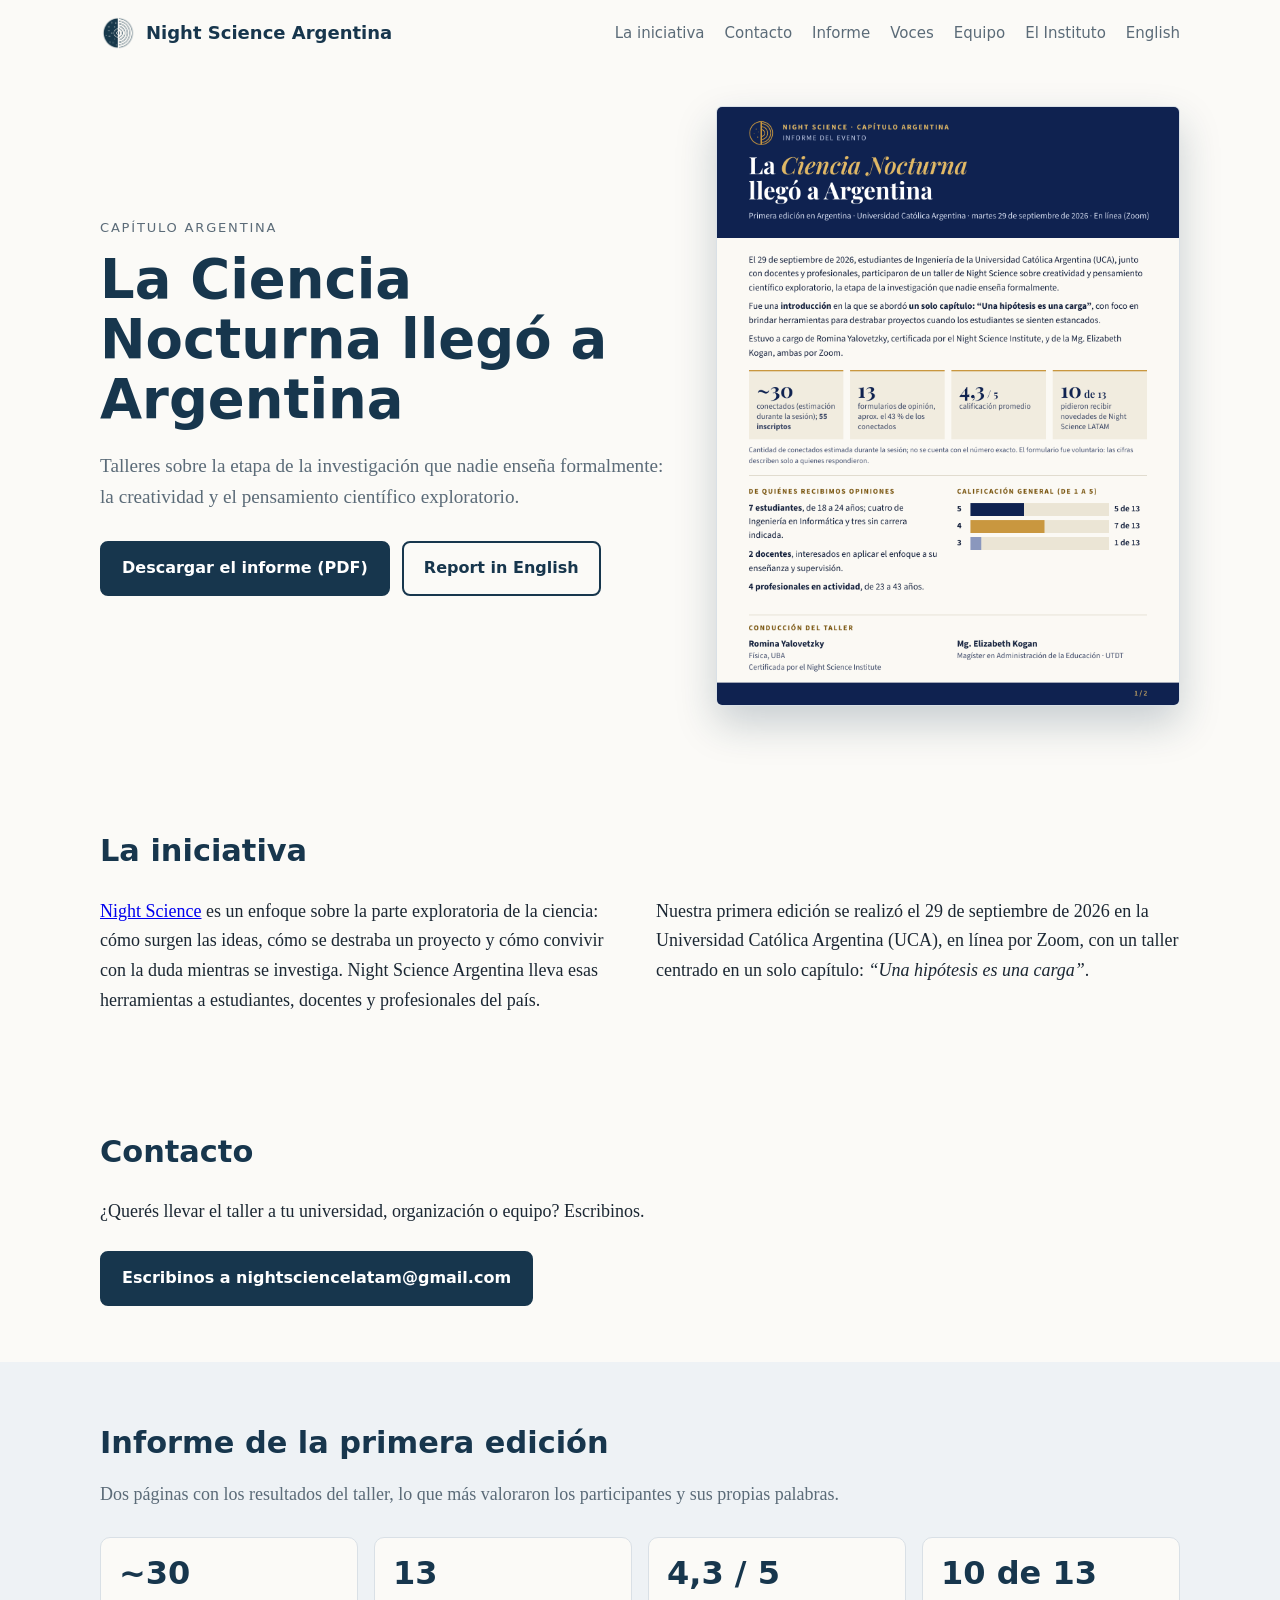
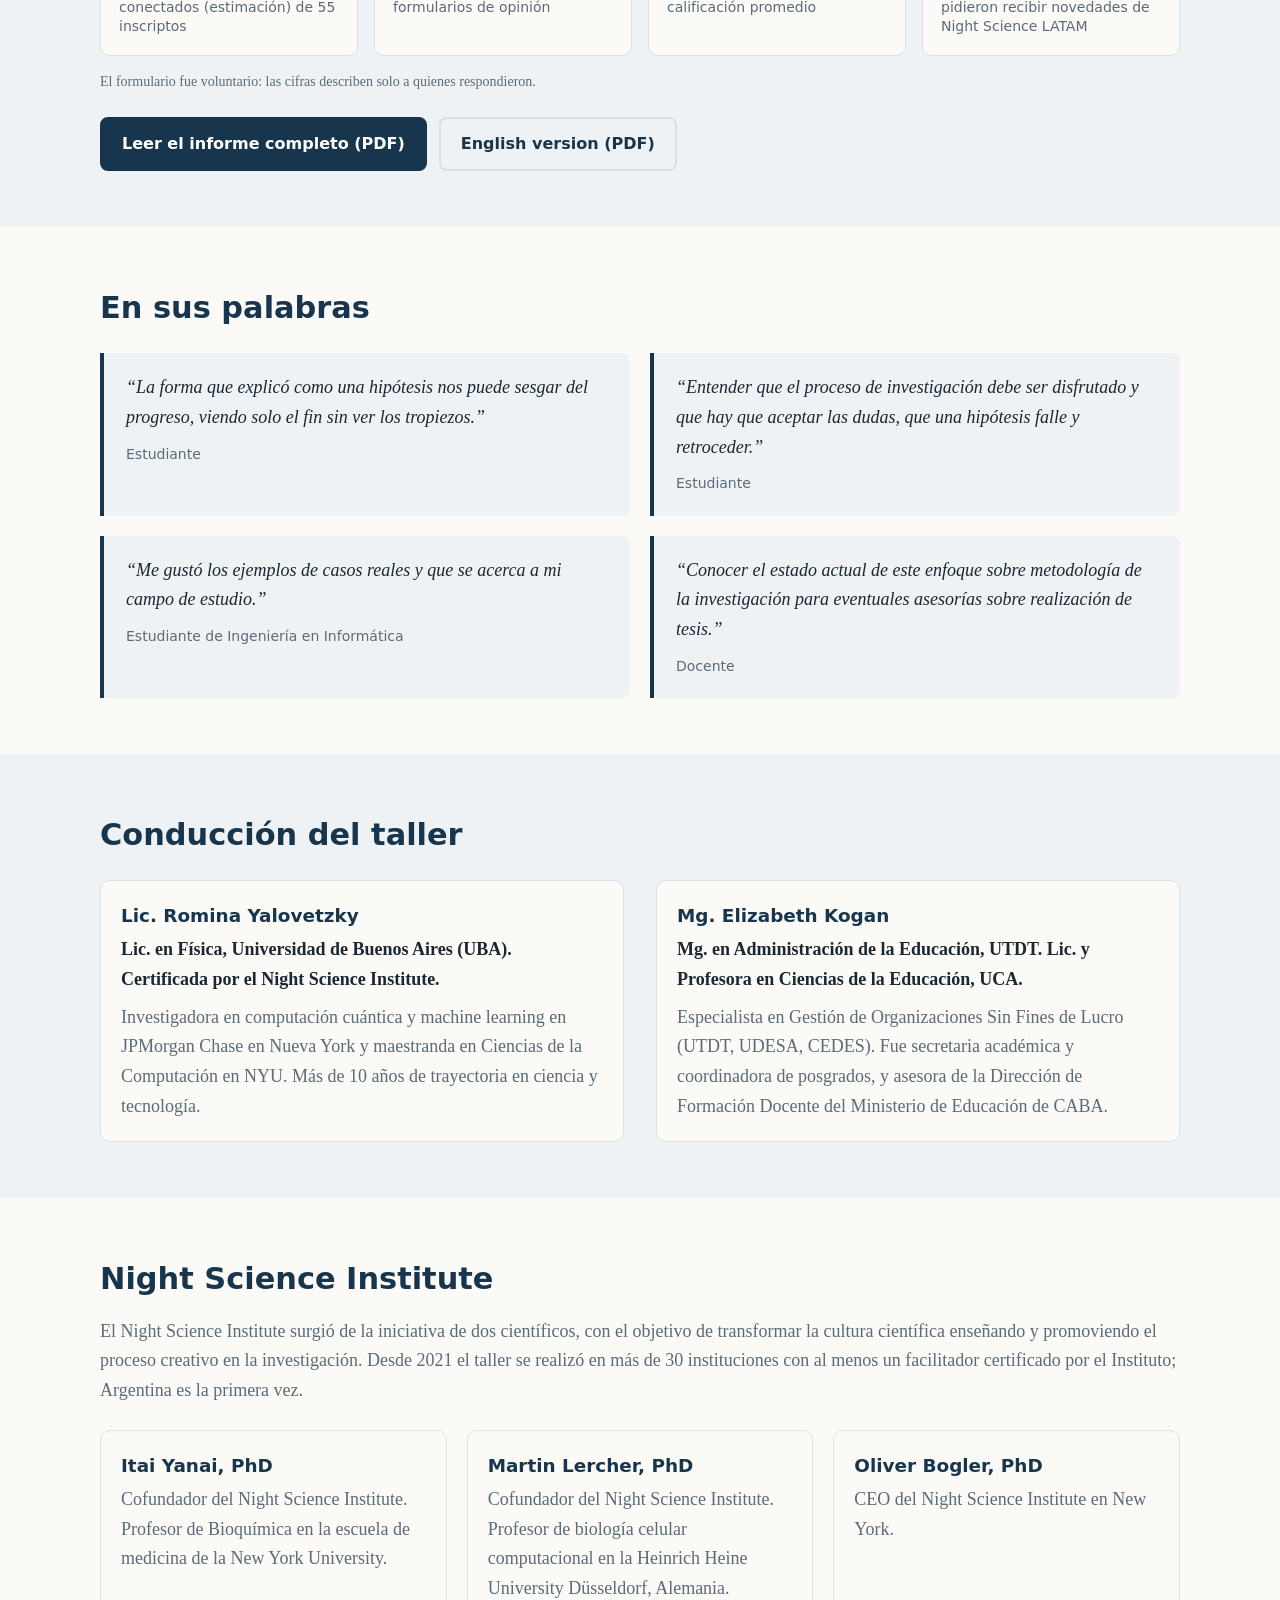
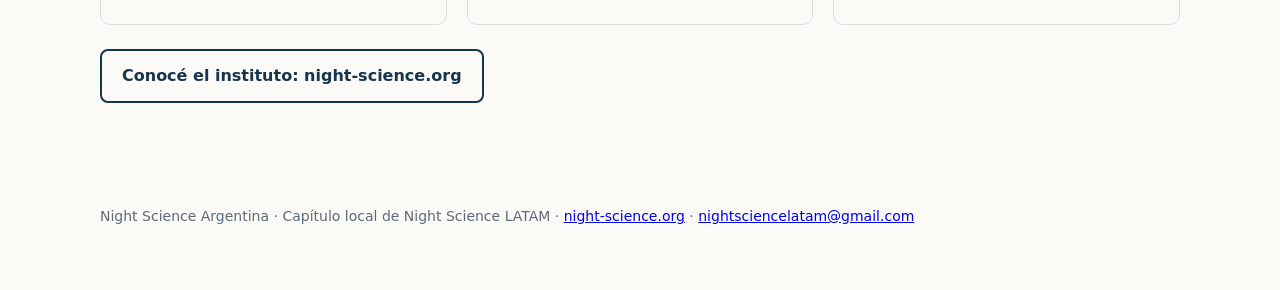
<file: index.html>
<!doctype html>
<html lang="es">
<head>
  <meta charset="utf-8">
  <meta name="viewport" content="width=device-width, initial-scale=1">
  <title>Night Science Argentina</title>
  <meta name="description" content="Capítulo Argentina de Night Science: talleres sobre creatividad y pensamiento científico exploratorio. Descargá el informe de la primera edición en la UCA.">
  <meta property="og:title" content="Night Science Argentina">
  <meta property="og:description" content="La Ciencia Nocturna llegó a Argentina. Descargá el informe del primer taller.">
  <meta property="og:image" content="assets/informe-portada.png">
  <link rel="icon" href="assets/logo.webp">
  <link rel="alternate" hreflang="en" href="en/">
  <link rel="stylesheet" href="style.css">
</head>
<body>
  <header class="top">
    <a class="brand" href="#">
      <img src="assets/logo.webp" alt="" width="36" height="34">
      <span>Night Science Argentina</span>
    </a>
    <nav>
      <a href="#iniciativa">La iniciativa</a>
      <a href="#contacto">Contacto</a>
      <a href="#informe">Informe</a>
      <a href="#voces">Voces</a>
      <a href="#equipo">Equipo</a>
      <a href="#instituto">El Instituto</a>
      <a href="en/" hreflang="en" lang="en">English</a>
    </nav>
  </header>

  <main>
    <section class="hero">
      <div class="wrap hero-grid">
        <div>
          <p class="eyebrow">Capítulo Argentina</p>
          <h1>La Ciencia Nocturna llegó a Argentina</h1>
          <p class="lead">Talleres sobre la etapa de la investigación que nadie enseña formalmente: la creatividad y el pensamiento científico exploratorio.</p>
          <p class="cta-row">
            <a class="btn primary" href="assets/Night-Science-Argentina-Informe-ES.pdf">Descargar el informe (PDF)</a>
            <a class="btn" href="assets/Night-Science-Argentina-Report-EN.pdf">Report in English</a>
          </p>
        </div>
        <a class="cover" href="assets/Night-Science-Argentina-Informe-ES.pdf" aria-label="Abrir el informe en PDF">
          <img src="assets/informe-portada.png" alt="Portada del informe del evento Night Science Argentina" width="680" height="880">
        </a>
      </div>
    </section>

    <section id="iniciativa" class="wrap block">
      <h2>La iniciativa</h2>
      <div class="two">
        <p><a href="https://night-science.org/">Night Science</a> es un enfoque sobre la parte exploratoria de la ciencia: cómo surgen las ideas, cómo se destraba un proyecto y cómo convivir con la duda mientras se investiga. Night Science Argentina lleva esas herramientas a estudiantes, docentes y profesionales del país.</p>
        <p>Nuestra primera edición se realizó el 29 de septiembre de 2026 en la Universidad Católica Argentina (UCA), en línea por Zoom, con un taller centrado en un solo capítulo: <em>“Una hipótesis es una carga”</em>.</p>
      </div>
    </section>

    <section id="contacto" class="wrap block">
      <div>
        <h2>Contacto</h2>
        <p>¿Querés llevar el taller a tu universidad, organización o equipo? Escribinos.</p>
        <p class="cta-row"><a class="btn primary" href="mailto:nightsciencelatam@gmail.com">Escribinos a nightsciencelatam@gmail.com</a></p>
      </div>
    </section>

    <section id="informe" class="band">
      <div class="wrap block">
        <h2>Informe de la primera edición</h2>
        <p class="sub">Dos páginas con los resultados del taller, lo que más valoraron los participantes y sus propias palabras.</p>
        <ul class="stats">
          <li><strong>~30</strong><span>conectados (estimación) de 55 inscriptos</span></li>
          <li><strong>13</strong><span>formularios de opinión</span></li>
          <li><strong>4,3 / 5</strong><span>calificación promedio</span></li>
          <li><strong>10 de 13</strong><span>pidieron recibir novedades de Night Science LATAM</span></li>
        </ul>
        <p class="note">El formulario fue voluntario: las cifras describen solo a quienes respondieron.</p>
        <p class="cta-row">
          <a class="btn primary" href="assets/Night-Science-Argentina-Informe-ES.pdf">Leer el informe completo (PDF)</a>
          <a class="btn ghost" href="assets/Night-Science-Argentina-Report-EN.pdf">English version (PDF)</a>
        </p>
      </div>
    </section>

    <section id="voces" class="wrap block">
      <h2>En sus palabras</h2>
      <div class="quotes">
        <blockquote>“La forma que explicó como una hipótesis nos puede sesgar del progreso, viendo solo el fin sin ver los tropiezos.”<cite>Estudiante</cite></blockquote>
        <blockquote>“Entender que el proceso de investigación debe ser disfrutado y que hay que aceptar las dudas, que una hipótesis falle y retroceder.”<cite>Estudiante</cite></blockquote>
        <blockquote>“Me gustó los ejemplos de casos reales y que se acerca a mi campo de estudio.”<cite>Estudiante de Ingeniería en Informática</cite></blockquote>
        <blockquote>“Conocer el estado actual de este enfoque sobre metodología de la investigación para eventuales asesorías sobre realización de tesis.”<cite>Docente</cite></blockquote>
      </div>
    </section>

    <section id="equipo" class="band">
      <div class="wrap block">
        <h2>Conducción del taller</h2>
        <div class="two">
          <div class="person">
            <h3>Lic. Romina Yalovetzky</h3>
            <p class="cred">Lic. en Física, Universidad de Buenos Aires (UBA). Certificada por el Night Science Institute.</p>
            <p>Investigadora en computación cuántica y machine learning en JPMorgan Chase en Nueva York y maestranda en Ciencias de la Computación en NYU. Más de 10 años de trayectoria en ciencia y tecnología.</p>
          </div>
          <div class="person">
            <h3>Mg. Elizabeth Kogan</h3>
            <p class="cred">Mg. en Administración de la Educación, UTDT. Lic. y Profesora en Ciencias de la Educación, UCA.</p>
            <p>Especialista en Gestión de Organizaciones Sin Fines de Lucro (UTDT, UDESA, CEDES). Fue secretaria académica y coordinadora de posgrados, y asesora de la Dirección de Formación Docente del Ministerio de Educación de CABA.</p>
          </div>
        </div>
      </div>
    </section>

    <section id="instituto" class="wrap block">
      <h2>Night Science Institute</h2>
      <p class="sub">El Night Science Institute surgió de la iniciativa de dos científicos, con el objetivo de transformar la cultura científica enseñando y promoviendo el proceso creativo en la investigación. Desde 2021 el taller se realizó en más de 30 instituciones con al menos un facilitador certificado por el Instituto; Argentina es la primera vez.</p>
      <div class="three">
        <div class="person"><h3>Itai Yanai, PhD</h3><p>Cofundador del Night Science Institute. Profesor de Bioquímica en la escuela de medicina de la New York University.</p></div>
        <div class="person"><h3>Martin Lercher, PhD</h3><p>Cofundador del Night Science Institute. Profesor de biología celular computacional en la Heinrich Heine University Düsseldorf, Alemania.</p></div>
        <div class="person"><h3>Oliver Bogler, PhD</h3><p>CEO del Night Science Institute en New York.</p></div>
      </div>
      <p class="cta-row"><a class="btn" href="https://night-science.org/">Conocé el instituto: night-science.org</a></p>
    </section>

  </main>

  <footer class="wrap">
    <p>Night Science Argentina · Capítulo local de Night Science LATAM · <a href="https://night-science.org/">night-science.org</a> · <a href="mailto:nightsciencelatam@gmail.com">nightsciencelatam@gmail.com</a></p>
  </footer>
</body>
</html>
</file>
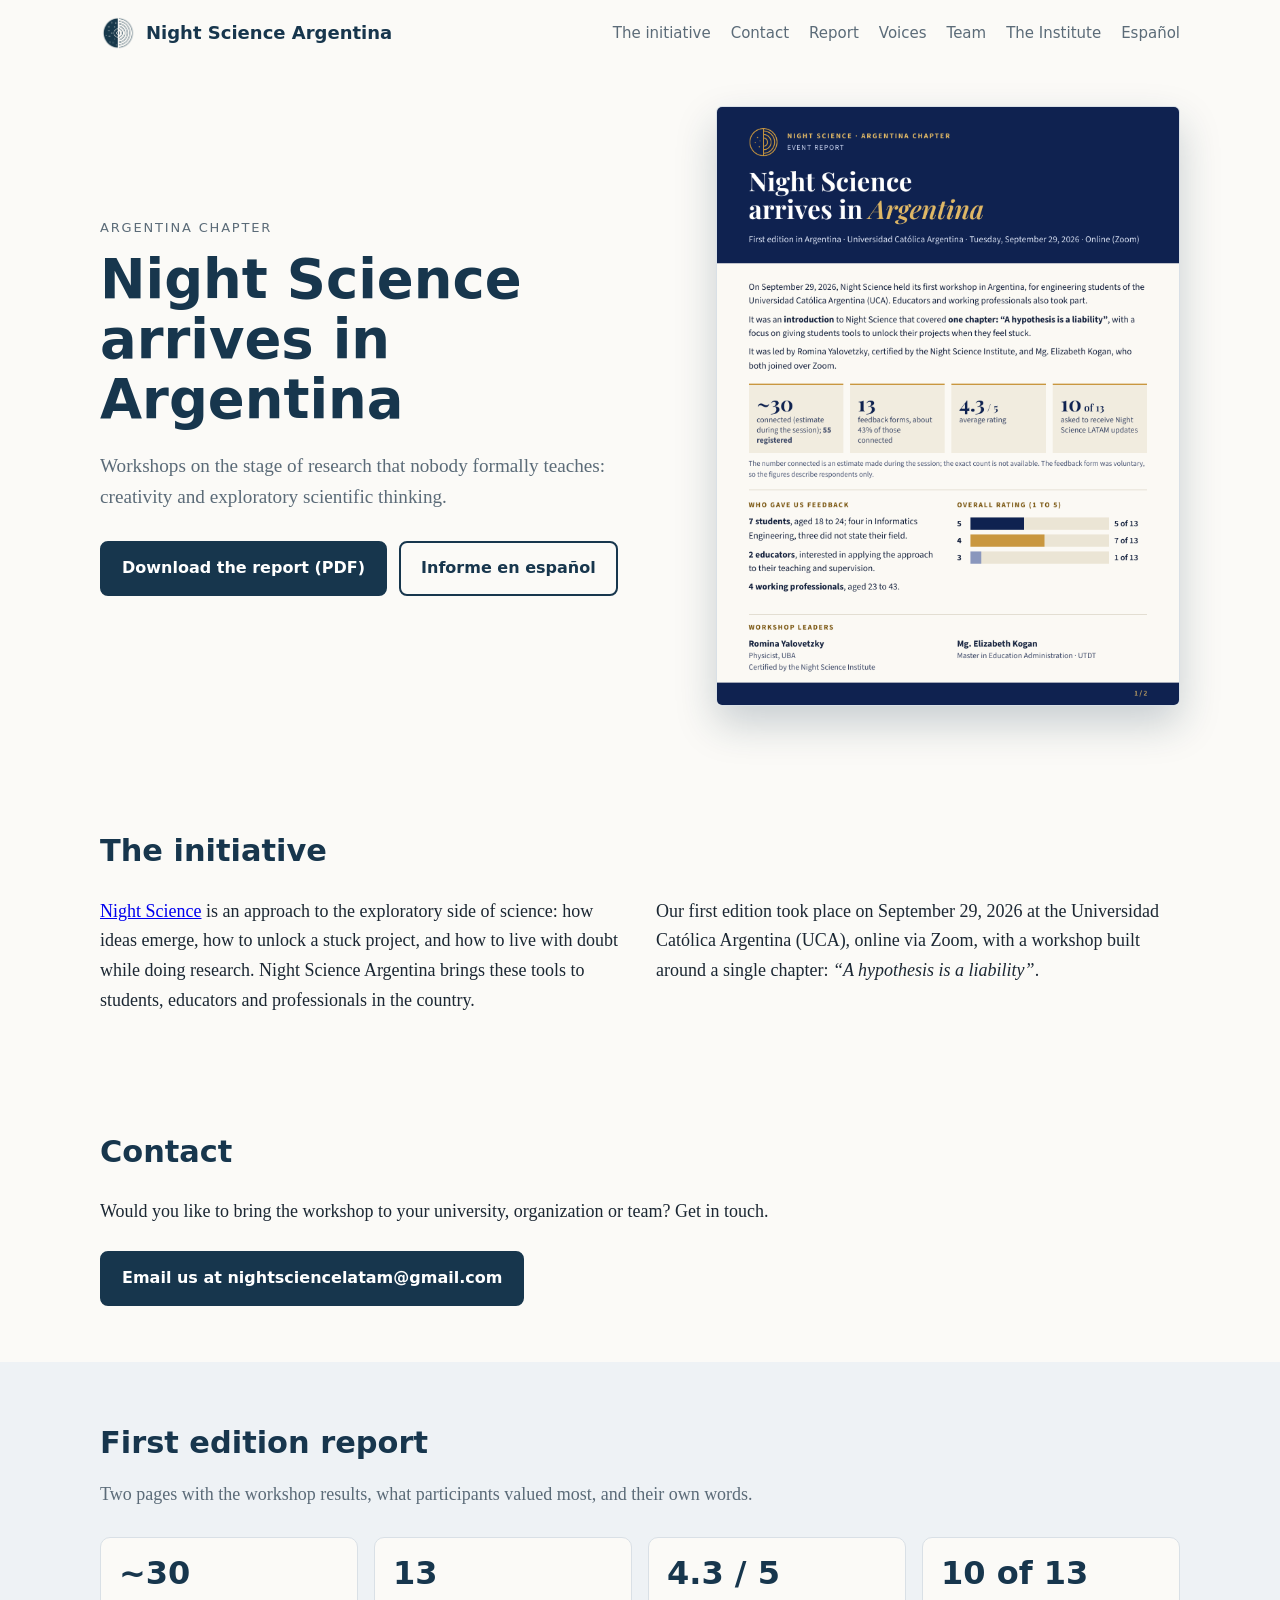
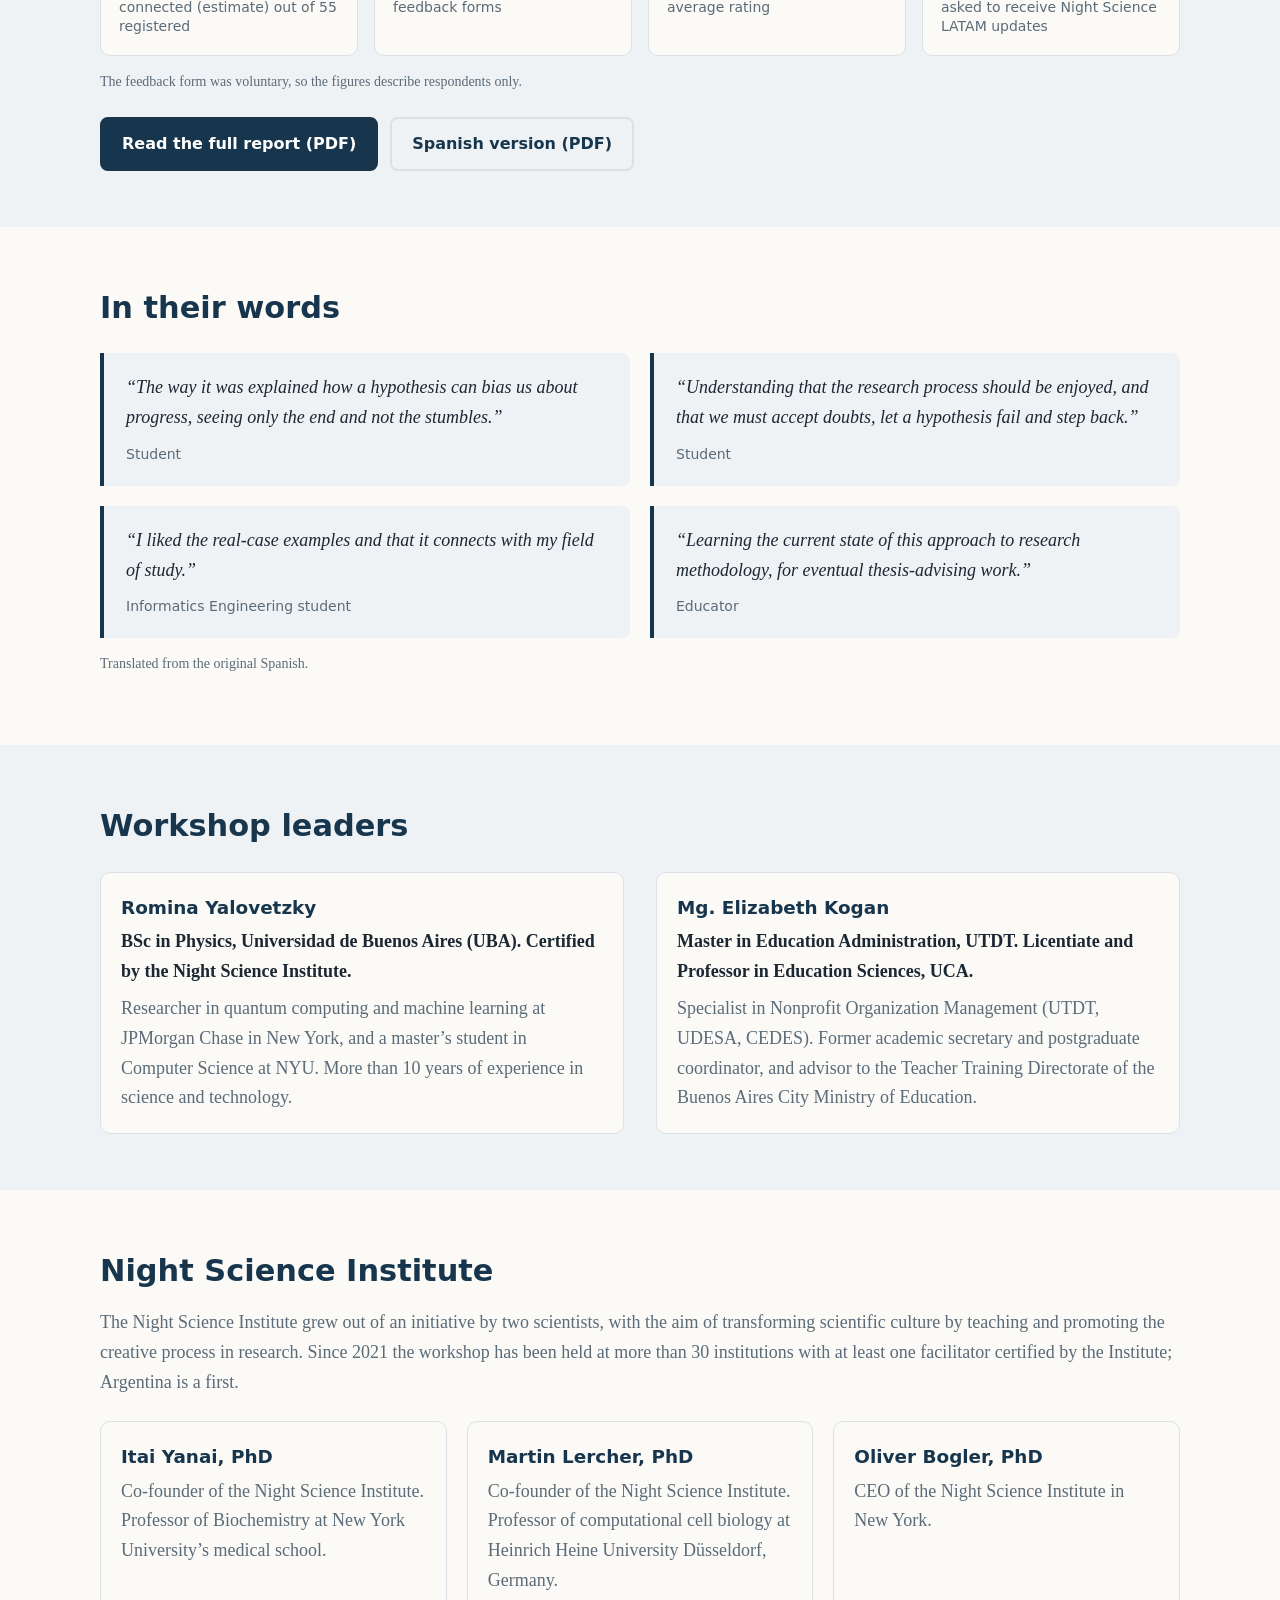
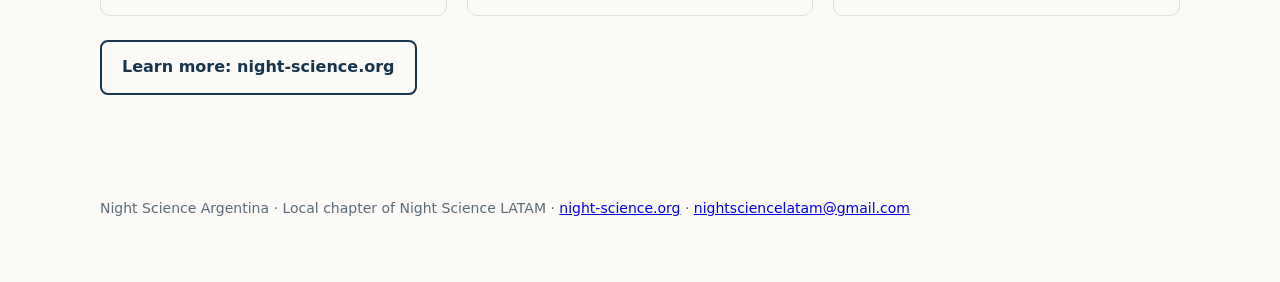
<file: en/index.html>
<!doctype html>
<html lang="en">
<head>
  <meta charset="utf-8">
  <meta name="viewport" content="width=device-width, initial-scale=1">
  <title>Night Science Argentina</title>
  <meta name="description" content="Argentina chapter of Night Science: workshops on creativity and exploratory scientific thinking. Download the report from our first edition at UCA.">
  <meta property="og:title" content="Night Science Argentina">
  <meta property="og:description" content="Night Science arrives in Argentina. Download the report from our first workshop.">
  <meta property="og:image" content="../assets/report-cover.png">
  <link rel="icon" href="../assets/logo.webp">
  <link rel="alternate" hreflang="es" href="../">
  <link rel="stylesheet" href="../style.css">
</head>
<body>
  <header class="top">
    <a class="brand" href="#">
      <img src="../assets/logo.webp" alt="" width="36" height="34">
      <span>Night Science Argentina</span>
    </a>
    <nav>
      <a href="#initiative">The initiative</a>
      <a href="#contact">Contact</a>
      <a href="#report">Report</a>
      <a href="#voices">Voices</a>
      <a href="#team">Team</a>
      <a href="#institute">The Institute</a>
      <a href="../" hreflang="es" lang="es">Español</a>
    </nav>
  </header>

  <main>
    <section class="hero">
      <div class="wrap hero-grid">
        <div>
          <p class="eyebrow">Argentina Chapter</p>
          <h1>Night Science arrives in Argentina</h1>
          <p class="lead">Workshops on the stage of research that nobody formally teaches: creativity and exploratory scientific thinking.</p>
          <p class="cta-row">
            <a class="btn primary" href="../assets/Night-Science-Argentina-Report-EN.pdf">Download the report (PDF)</a>
            <a class="btn" href="../assets/Night-Science-Argentina-Informe-ES.pdf">Informe en español</a>
          </p>
        </div>
        <a class="cover" href="../assets/Night-Science-Argentina-Report-EN.pdf" aria-label="Open the report PDF">
          <img src="../assets/report-cover.png" alt="Cover of the Night Science Argentina event report" width="680" height="880">
        </a>
      </div>
    </section>

    <section id="initiative" class="wrap block">
      <h2>The initiative</h2>
      <div class="two">
        <p><a href="https://night-science.org/">Night Science</a> is an approach to the exploratory side of science: how ideas emerge, how to unlock a stuck project, and how to live with doubt while doing research. Night Science Argentina brings these tools to students, educators and professionals in the country.</p>
        <p>Our first edition took place on September 29, 2026 at the Universidad Católica Argentina (UCA), online via Zoom, with a workshop built around a single chapter: <em>“A hypothesis is a liability”</em>.</p>
      </div>
    </section>

    <section id="contact" class="wrap block">
      <div>
        <h2>Contact</h2>
        <p>Would you like to bring the workshop to your university, organization or team? Get in touch.</p>
        <p class="cta-row"><a class="btn primary" href="mailto:nightsciencelatam@gmail.com">Email us at nightsciencelatam@gmail.com</a></p>
      </div>
    </section>

    <section id="report" class="band">
      <div class="wrap block">
        <h2>First edition report</h2>
        <p class="sub">Two pages with the workshop results, what participants valued most, and their own words.</p>
        <ul class="stats">
          <li><strong>~30</strong><span>connected (estimate) out of 55 registered</span></li>
          <li><strong>13</strong><span>feedback forms</span></li>
          <li><strong>4.3 / 5</strong><span>average rating</span></li>
          <li><strong>10 of 13</strong><span>asked to receive Night Science LATAM updates</span></li>
        </ul>
        <p class="note">The feedback form was voluntary, so the figures describe respondents only.</p>
        <p class="cta-row">
          <a class="btn primary" href="../assets/Night-Science-Argentina-Report-EN.pdf">Read the full report (PDF)</a>
          <a class="btn ghost" href="../assets/Night-Science-Argentina-Informe-ES.pdf">Spanish version (PDF)</a>
        </p>
      </div>
    </section>

    <section id="voices" class="wrap block">
      <h2>In their words</h2>
      <div class="quotes">
        <blockquote>“The way it was explained how a hypothesis can bias us about progress, seeing only the end and not the stumbles.”<cite>Student</cite></blockquote>
        <blockquote>“Understanding that the research process should be enjoyed, and that we must accept doubts, let a hypothesis fail and step back.”<cite>Student</cite></blockquote>
        <blockquote>“I liked the real-case examples and that it connects with my field of study.”<cite>Informatics Engineering student</cite></blockquote>
        <blockquote>“Learning the current state of this approach to research methodology, for eventual thesis-advising work.”<cite>Educator</cite></blockquote>
      </div>
      <p class="note">Translated from the original Spanish.</p>
    </section>

    <section id="team" class="band">
      <div class="wrap block">
        <h2>Workshop leaders</h2>
        <div class="two">
          <div class="person">
            <h3>Romina Yalovetzky</h3>
            <p class="cred">BSc in Physics, Universidad de Buenos Aires (UBA). Certified by the Night Science Institute.</p>
            <p>Researcher in quantum computing and machine learning at JPMorgan Chase in New York, and a master’s student in Computer Science at NYU. More than 10 years of experience in science and technology.</p>
          </div>
          <div class="person">
            <h3>Mg. Elizabeth Kogan</h3>
            <p class="cred">Master in Education Administration, UTDT. Licentiate and Professor in Education Sciences, UCA.</p>
            <p>Specialist in Nonprofit Organization Management (UTDT, UDESA, CEDES). Former academic secretary and postgraduate coordinator, and advisor to the Teacher Training Directorate of the Buenos Aires City Ministry of Education.</p>
          </div>
        </div>
      </div>
    </section>

    <section id="institute" class="wrap block">
      <h2>Night Science Institute</h2>
      <p class="sub">The Night Science Institute grew out of an initiative by two scientists, with the aim of transforming scientific culture by teaching and promoting the creative process in research. Since 2021 the workshop has been held at more than 30 institutions with at least one facilitator certified by the Institute; Argentina is a first.</p>
      <div class="three">
        <div class="person"><h3>Itai Yanai, PhD</h3><p>Co-founder of the Night Science Institute. Professor of Biochemistry at New York University’s medical school.</p></div>
        <div class="person"><h3>Martin Lercher, PhD</h3><p>Co-founder of the Night Science Institute. Professor of computational cell biology at Heinrich Heine University Düsseldorf, Germany.</p></div>
        <div class="person"><h3>Oliver Bogler, PhD</h3><p>CEO of the Night Science Institute in New York.</p></div>
      </div>
      <p class="cta-row"><a class="btn" href="https://night-science.org/">Learn more: night-science.org</a></p>
    </section>

  </main>

  <footer class="wrap">
    <p>Night Science Argentina · Local chapter of Night Science LATAM · <a href="https://night-science.org/">night-science.org</a> · <a href="mailto:nightsciencelatam@gmail.com">nightsciencelatam@gmail.com</a></p>
  </footer>
</body>
</html>
</file>
<file: style.css>
:root {
  --navy: #17364d;
  --ink: #1b2733;
  --muted: #5b6b78;
  --bg: #fbfaf7;
  --band: #eef2f5;
  --accent: #17364d;
  --line: #d9e0e6;
}
@media (prefers-color-scheme: dark) {
  :root {
    --navy: #9cc3e0;
    --ink: #e8edf1;
    --muted: #a3b1bd;
    --bg: #0f1a23;
    --band: #16252f;
    --accent: #9cc3e0;
    --line: #2a3b48;
  }
  .brand img { filter: invert(1) hue-rotate(180deg); }
  .btn.primary { color: #0f1a23; }
}
* { box-sizing: border-box; }
html { scroll-behavior: smooth; }
body {
  margin: 0;
  background: var(--bg);
  color: var(--ink);
  font: 18px/1.65 Georgia, "Times New Roman", serif;
}
h1, h2, h3, .eyebrow, nav, .btn, .brand, .stats span, cite {
  font-family: system-ui, -apple-system, "Segoe UI", Roboto, sans-serif;
}
.wrap { width: min(1080px, 100% - 32px); margin-inline: auto; }
.top {
  display: flex; justify-content: space-between; align-items: center; gap: 16px;
  flex-wrap: wrap;
  width: min(1080px, 100% - 32px); margin: 0 auto; padding: 16px 0;
}
.brand { display: flex; align-items: center; gap: 10px; color: var(--navy); font-weight: 700; text-decoration: none; }
nav { display: flex; gap: 20px; flex-wrap: wrap; font-size: 15px; }
nav a { color: var(--muted); text-decoration: none; }
nav a:hover { color: var(--navy); }

.hero { padding: 40px 0 64px; }
.hero-grid { display: grid; grid-template-columns: 1.1fr 0.9fr; gap: 48px; align-items: center; }
.eyebrow { text-transform: uppercase; letter-spacing: .14em; font-size: 13px; color: var(--muted); margin: 0 0 12px; }
h1 { font-size: clamp(2.2rem, 5vw, 3.4rem); line-height: 1.1; margin: 0 0 20px; color: var(--navy); }
.lead { font-size: 1.2rem; color: var(--muted); margin: 0 0 28px; }
.cta-row { display: flex; gap: 12px; flex-wrap: wrap; margin: 24px 0 0; }
.btn {
  display: inline-block; padding: 12px 20px; border-radius: 8px; font-weight: 600; font-size: 16px;
  text-decoration: none; border: 2px solid var(--accent); color: var(--accent);
}
.btn.primary { background: var(--accent); color: #fff; }
.btn:hover { opacity: .88; }
.btn.ghost { border-color: var(--line); }
.cover img {
  width: 100%; height: auto; display: block; border-radius: 6px;
  box-shadow: 0 18px 40px rgba(23, 54, 77, .22); border: 1px solid var(--line);
  transition: transform .2s;
}
.cover:hover img { transform: translateY(-3px); }

.block { padding: 56px 0; }
.band { background: var(--band); }
h2 { font-size: 1.9rem; margin: 0 0 20px; color: var(--navy); }
h3 { margin: 0 0 4px; font-size: 1.15rem; color: var(--navy); }
.sub { color: var(--muted); margin-top: -8px; }
.two { display: grid; grid-template-columns: 1fr 1fr; gap: 32px; }
.two p { margin: 0; }
.three { display: grid; grid-template-columns: repeat(3, 1fr); gap: 20px; margin-top: 24px; }
.stats {
  list-style: none; padding: 0; margin: 28px 0 8px;
  display: grid; grid-template-columns: repeat(4, 1fr); gap: 16px;
}
.stats li { background: var(--bg); border: 1px solid var(--line); border-radius: 10px; padding: 18px; }
.stats strong { display: block; font: 700 2rem/1.1 system-ui, sans-serif; color: var(--navy); }
.stats span { font-size: 14px; color: var(--muted); line-height: 1.4; display: block; margin-top: 6px; }
.note { font-size: 14px; color: var(--muted); }
.quotes { display: grid; grid-template-columns: 1fr 1fr; gap: 20px; }
blockquote {
  margin: 0; padding: 20px 22px; border-left: 4px solid var(--accent);
  background: var(--band); border-radius: 0 8px 8px 0; font-style: italic;
}
cite { display: block; margin-top: 10px; font-style: normal; font-size: 14px; color: var(--muted); }
.person { background: var(--bg); border: 1px solid var(--line); border-radius: 10px; padding: 20px; }
.person p { margin: 0; color: var(--muted); }
.person .cred { color: var(--ink); font-weight: 600; margin-bottom: 8px; }
footer { padding: 32px 0 48px; color: var(--muted); font-size: 14px; font-family: system-ui, sans-serif; }

@media (max-width: 780px) {
  .hero-grid, .two, .three, .quotes { grid-template-columns: 1fr; }
  .stats { grid-template-columns: 1fr 1fr; }
  .cover { max-width: 360px; }
  body { font-size: 17px; }
}
</file>
